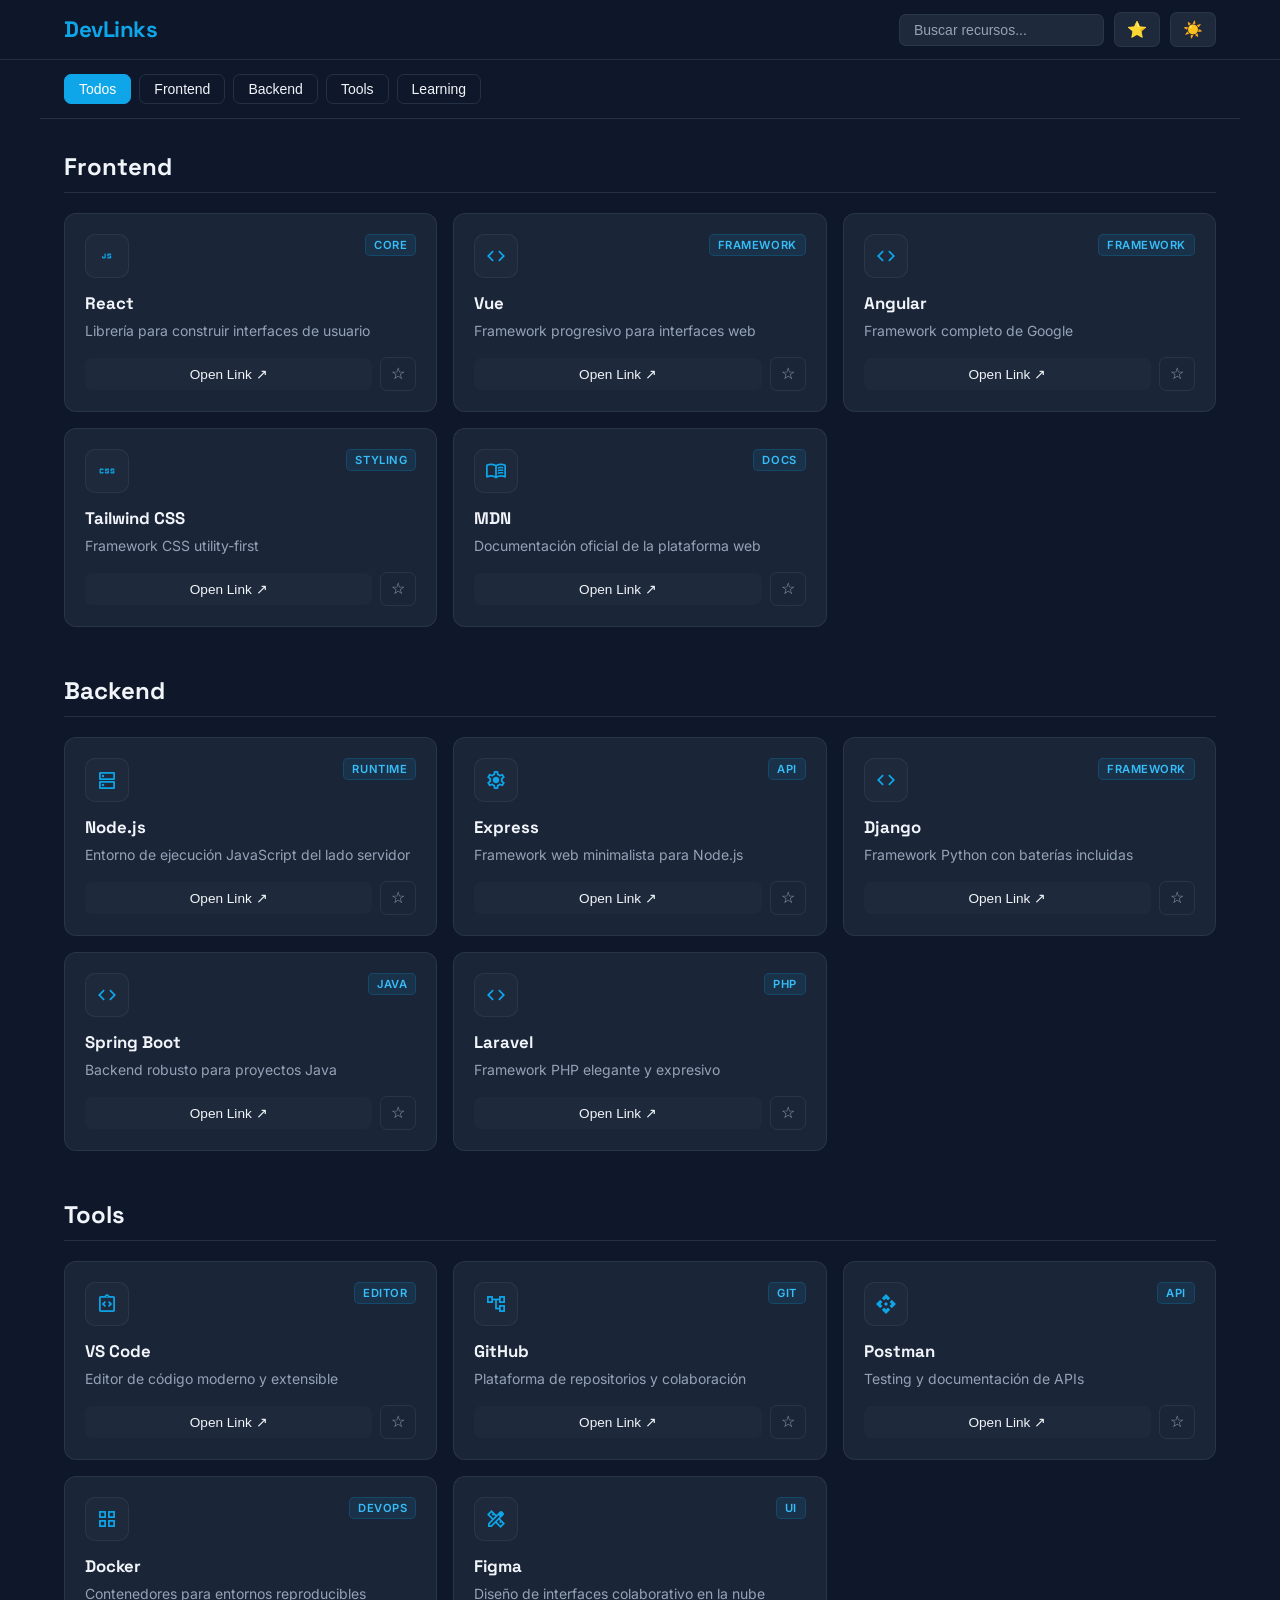
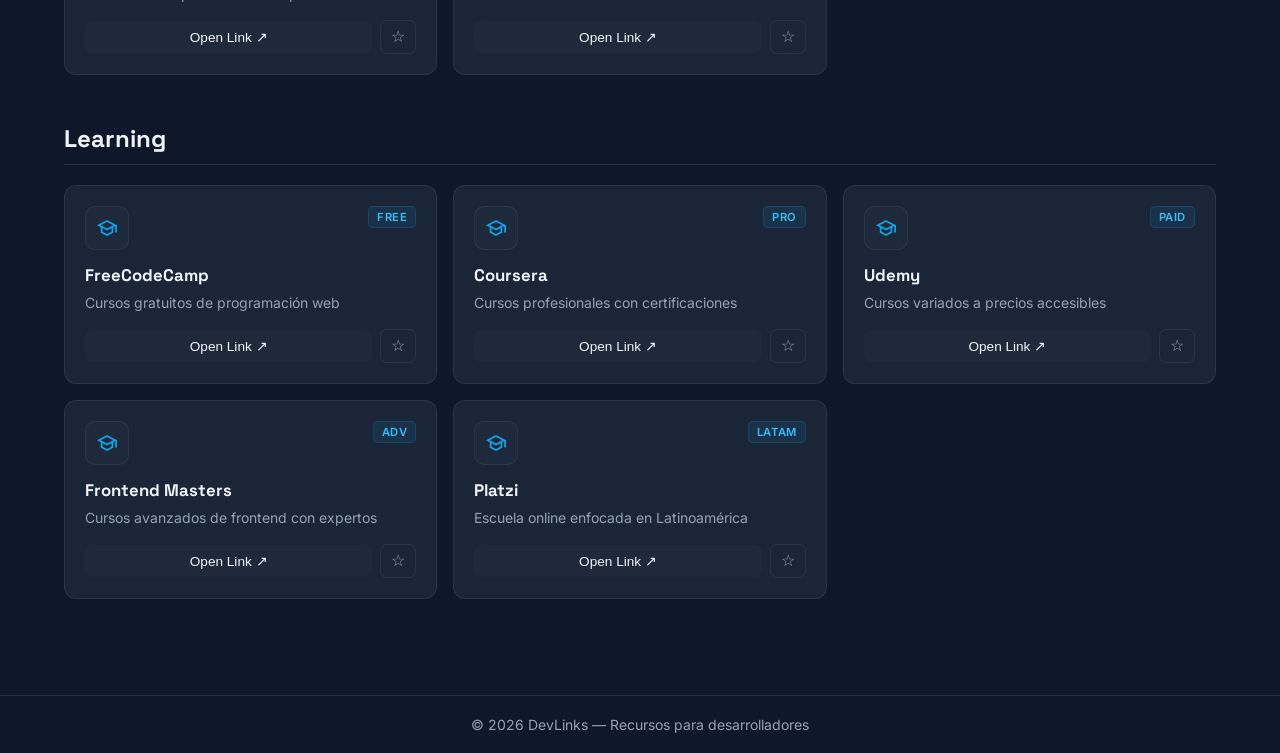
<file: index.html>
<!DOCTYPE html>
<html lang="es">
<head>
  <meta charset="UTF-8" />
  <meta name="viewport" content="width=device-width, initial-scale=1.0" />
  <title>DevLinks</title>

  <!-- Google Fonts -->
  <link href="https://fonts.googleapis.com/css2?family=Space+Grotesk:wght@400;600;700&family=Inter:wght@400;500&display=swap" rel="stylesheet" />
  <link href="https://fonts.googleapis.com/css2?family=Material+Symbols+Outlined" rel="stylesheet" />

  <!-- Estilos propios -->
  <link rel="stylesheet" href="css/base.css" />
  <link rel="stylesheet" href="css/layout.css" />
  <link rel="stylesheet" href="css/components.css" />
</head>

<body>

  <!-- HEADER -->
  <header>
    <div class="header-inner">
      <h1 class="logo">DevLinks</h1>

      <div class="header-controls">
        <input id="searchInput" type="text" placeholder="Buscar recursos..." />
        <button id="btnFavoritos" title="Ver favoritos">⭐</button>
        <button id="toggleTheme" title="Cambiar tema">🌙</button>
      </div>
    </div>
  </header>

  <!-- NAVBAR CATEGORÍAS -->
  <nav id="navbar"></nav>

  <!-- CONTENIDO PRINCIPAL -->
  <main id="app"></main>

  <!-- FOOTER -->
  <footer>
    <p>© 2026 DevLinks — Recursos para desarrolladores</p>
  </footer>

  <!-- Scripts (type module para imports entre archivos) -->
  <script type="module" src="js/app.js"></script>
</body>
</html>
</file>
<file: css/base.css>
/* ===== RESET ===== */
*, *::before, *::after {
    margin: 0;
    padding: 0;
    box-sizing: border-box;
}

/* ===== VARIABLES DE TEMA (MODO OSCURO por defecto) ===== */
:root {
  --bg:           #0f172a;
  --bg-secondary: #1e293b;
  --bg-card:      rgba(30, 41, 59, 0.85);
  --border:       rgba(51, 65, 85, 0.6);
  --text:         #f1f5f9;
  --text-muted:   #94a3b8;
  --primary:      #0ea5e9;
  --primary-dim:  rgba(14, 165, 233, 0.12);
  --primary-border: rgba(14, 165, 233, 0.25);
  --tag-bg:       rgba(14, 165, 233, 0.1);
  --tag-border:   rgba(14, 165, 233, 0.2);
  --tag-color:    #38bdf8;
  --btn-bg:       #1e293b;
  --btn-hover:    #0ea5e9;
  --shadow:       0 4px 20px rgba(0, 0, 0, 0.4);
}

/* ===== VARIABLES MODO CLARO ===== */
body.light {
  --bg:           #f1f5f9;
  --bg-secondary: #e2e8f0;
  --bg-card:      #ffffff;
  --border:       #cbd5e1;
  --text:         #0f172a;
  --text-muted:   #475569;
  --primary:      #0284c7;
  --primary-dim:  rgba(2, 132, 199, 0.08);
  --primary-border: rgba(2, 132, 199, 0.25);
  --tag-bg:       rgba(2, 132, 199, 0.08);
  --tag-border:   rgba(2, 132, 199, 0.2);
  --tag-color:    #0369a1;
  --btn-bg:       #e2e8f0;
  --btn-hover:    #0284c7;
  --shadow:       0 4px 20px rgba(0, 0, 0, 0.08);
}

/* ===== BASE ===== */
html {
    scroll-behavior: smooth;
}

body {
    font-family: 'Inter', sans-serif;
    background-color: var(--bg);
    color: var(--text);
    min-height: 100vh;
    transition: background-color 0.3s ease, color 0.3s ease;
}
</file>
<file: css/layout.css>
/* ===== HEADER ===== */
header {
    position: sticky;
    top: 0;
    background: rgba(15, 23, 42, 0.85);
    backdrop-filter: blur(12px);
    border-bottom: 1px solid var(--border);
    z-index: 50;
    transition: background 0.3s;
}

body.light header {
    background: rgba(241, 245, 249, 0.9);
}

.header-inner {
    max-width: 1200px;
    margin: 0 auto;
    padding: 12px 24px;
    display: flex;
    justify-content: space-between;
    align-items: center;
    gap: 16px;
    flex-wrap: wrap;
}

.logo {
    font-family: 'Space Grotesk', sans-serif;
    font-size: 1.4rem;
    font-weight: 700;
    color: var(--primary);
    letter-spacing: -0.5px;
}

.header-controls {
    display: flex;
    align-items: center;
    gap: 10px;
    flex-wrap: wrap;
}

/* ===== NAVBAR ===== */
#navbar {
  max-width: 1200px;
  margin: 0 auto;
  padding: 14px 24px;
  display: flex;
  gap: 8px;
  flex-wrap: wrap;
  border-bottom: 1px solid var(--border);
}

/* ===== MAIN ===== */
#app {
  max-width: 1200px;
  margin: 0 auto;
  padding: 32px 24px 48px;
}

/* ===== SECCIONES ===== */
.section {
  margin-bottom: 48px;
}

.section-title {
  font-family: 'Space Grotesk', sans-serif;
  font-size: 1.5rem;
  font-weight: 700;
  margin-bottom: 20px;
  padding-bottom: 10px;
  border-bottom: 1px solid var(--border);
}

/* ===== GRID DE CARDS ===== */
.cards-grid {
  display: grid;
  grid-template-columns: 1fr;
  gap: 16px;
}

@media (min-width: 640px) {
  .cards-grid { grid-template-columns: repeat(2, 1fr); }
}

@media (min-width: 1024px) {
  .cards-grid { grid-template-columns: repeat(3, 1fr); }
}

/* ===== MENSAJE VACÍO ===== */
.empty-msg {
  text-align: center;
  color: var(--text-muted);
  padding: 48px 0;
  font-size: 1rem;
}

/* ===== FOOTER ===== */
footer {
  border-top: 1px solid var(--border);
  text-align: center;
  padding: 20px;
  color: var(--text-muted);
  font-size: 0.875rem;
}
</file>
<file: css/components.css>
/* ===== CARD ===== */
.card {
  background: var(--bg-card);
  border: 1px solid var(--border);
  border-radius: 12px;
  padding: 20px;
  display: flex;
  flex-direction: column;
  transition: border-color 0.3s, box-shadow 0.3s, transform 0.2s;
  backdrop-filter: blur(12px);
}

.card:hover {
  border-color: var(--primary);
  box-shadow: 0 0 20px var(--primary-dim);
  transform: translateY(-2px);
}

/* Card header: icono + tag */
.card-header {
  display: flex;
  justify-content: space-between;
  align-items: flex-start;
  margin-bottom: 14px;
}

.card-icon {
  width: 44px;
  height: 44px;
  background: var(--bg-secondary);
  border: 1px solid var(--border);
  border-radius: 10px;
  display: flex;
  align-items: center;
  justify-content: center;
  flex-shrink: 0;
}

.card-icon .material-symbols-outlined {
  color: var(--primary);
  font-size: 22px;
}

/* TAG (badge) */
.card-tag {
  font-size: 0.7rem;
  font-weight: 600;
  letter-spacing: 0.05em;
  padding: 3px 8px;
  border-radius: 5px;
  background: var(--tag-bg);
  border: 1px solid var(--tag-border);
  color: var(--tag-color);
}

/* Título de la card */
.card-title {
  font-family: 'Space Grotesk', sans-serif;
  font-size: 1.05rem;
  font-weight: 700;
  margin-bottom: 6px;
}

/* Descripción */
.card-desc {
  font-size: 0.875rem;
  color: var(--text-muted);
  flex-grow: 1;
  margin-bottom: 16px;
  line-height: 1.5;
}

/* Footer de la card: favorito + abrir */
.card-footer {
  display: flex;
  gap: 8px;
  align-items: center;
}

/* Botón "Open Link" */
.btn-open {
  flex: 1;
  padding: 8px 12px;
  border-radius: 7px;
  border: none;
  background: var(--btn-bg);
  color: var(--text);
  font-size: 0.85rem;
  cursor: pointer;
  transition: background 0.2s, color 0.2s;
}

.btn-open:hover {
  background: var(--btn-hover);
  color: #fff;
}

/* Botón favorito */
.btn-fav {
  padding: 8px 10px;
  border-radius: 7px;
  border: 1px solid var(--border);
  background: transparent;
  font-size: 1rem;
  cursor: pointer;
  transition: background 0.2s, border-color 0.2s;
  color: var(--text-muted);
  line-height: 1;
}

.btn-fav:hover,
.btn-fav.active {
  background: rgba(250, 204, 21, 0.1);
  border-color: #facc15;
  color: #facc15;
}

/* ===== NAVBAR PILLS ===== */
.nav-pill {
  padding: 6px 14px;
  border-radius: 7px;
  border: 1px solid var(--border);
  background: transparent;
  color: var(--text);
  font-size: 0.875rem;
  cursor: pointer;
  transition: background 0.2s, border-color 0.2s, color 0.2s;
}

.nav-pill:hover {
  background: var(--primary-dim);
  border-color: var(--primary);
  color: var(--primary);
}

.nav-pill.active {
  background: var(--primary);
  border-color: var(--primary);
  color: #fff;
}

/* ===== SEARCH INPUT ===== */
#searchInput {
  padding: 7px 14px;
  border-radius: 7px;
  border: 1px solid var(--border);
  background: var(--bg-secondary);
  color: var(--text);
  font-size: 0.875rem;
  min-width: 180px;
  outline: none;
  transition: border-color 0.2s;
}

#searchInput:focus {
  border-color: var(--primary);
}

#searchInput::placeholder {
  color: var(--text-muted);
}

/* ===== BOTONES HEADER (tema / favoritos) ===== */
.header-controls button {
  padding: 7px 12px;
  border-radius: 7px;
  border: 1px solid var(--border);
  background: var(--bg-secondary);
  color: var(--text);
  font-size: 1rem;
  cursor: pointer;
  transition: background 0.2s, border-color 0.2s;
}

.header-controls button:hover {
  background: var(--primary-dim);
  border-color: var(--primary);
}

.header-controls button.active {
  background: rgba(250, 204, 21, 0.1);
  border-color: #facc15;
}
</file>
